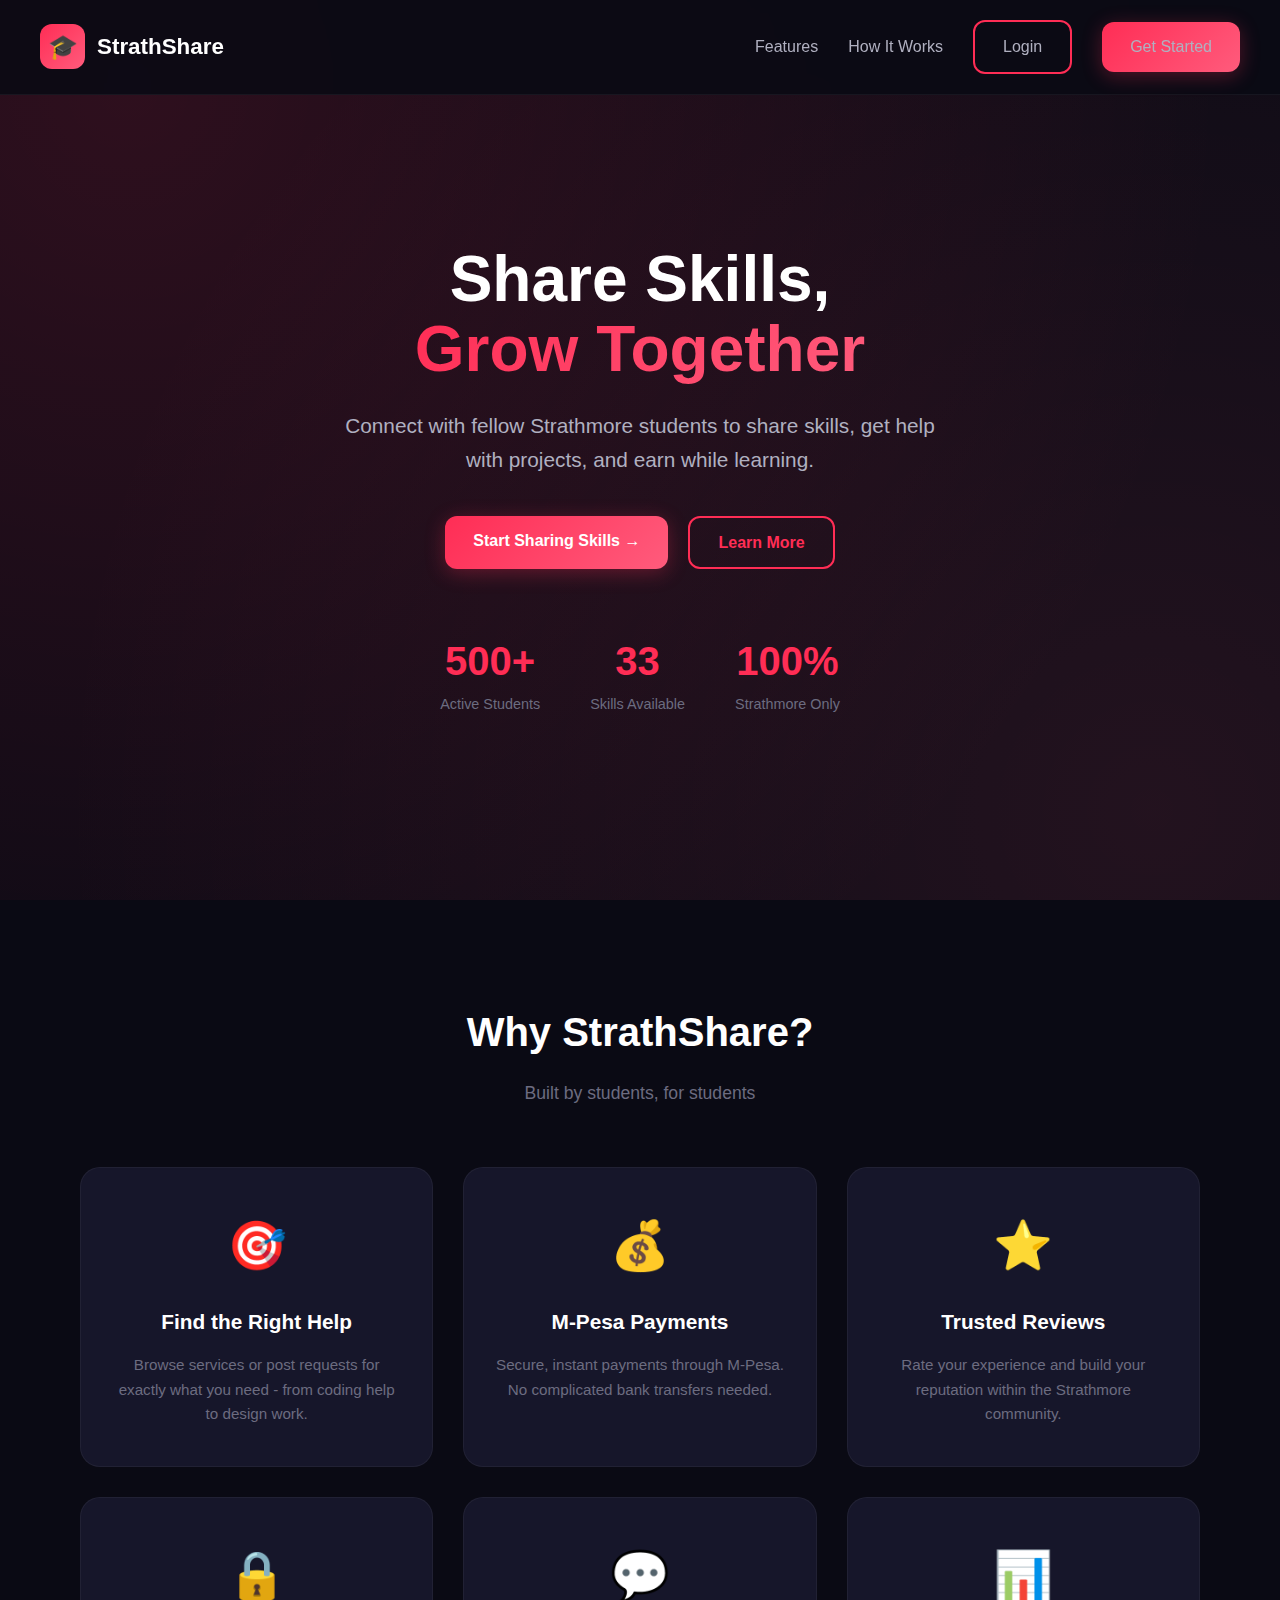
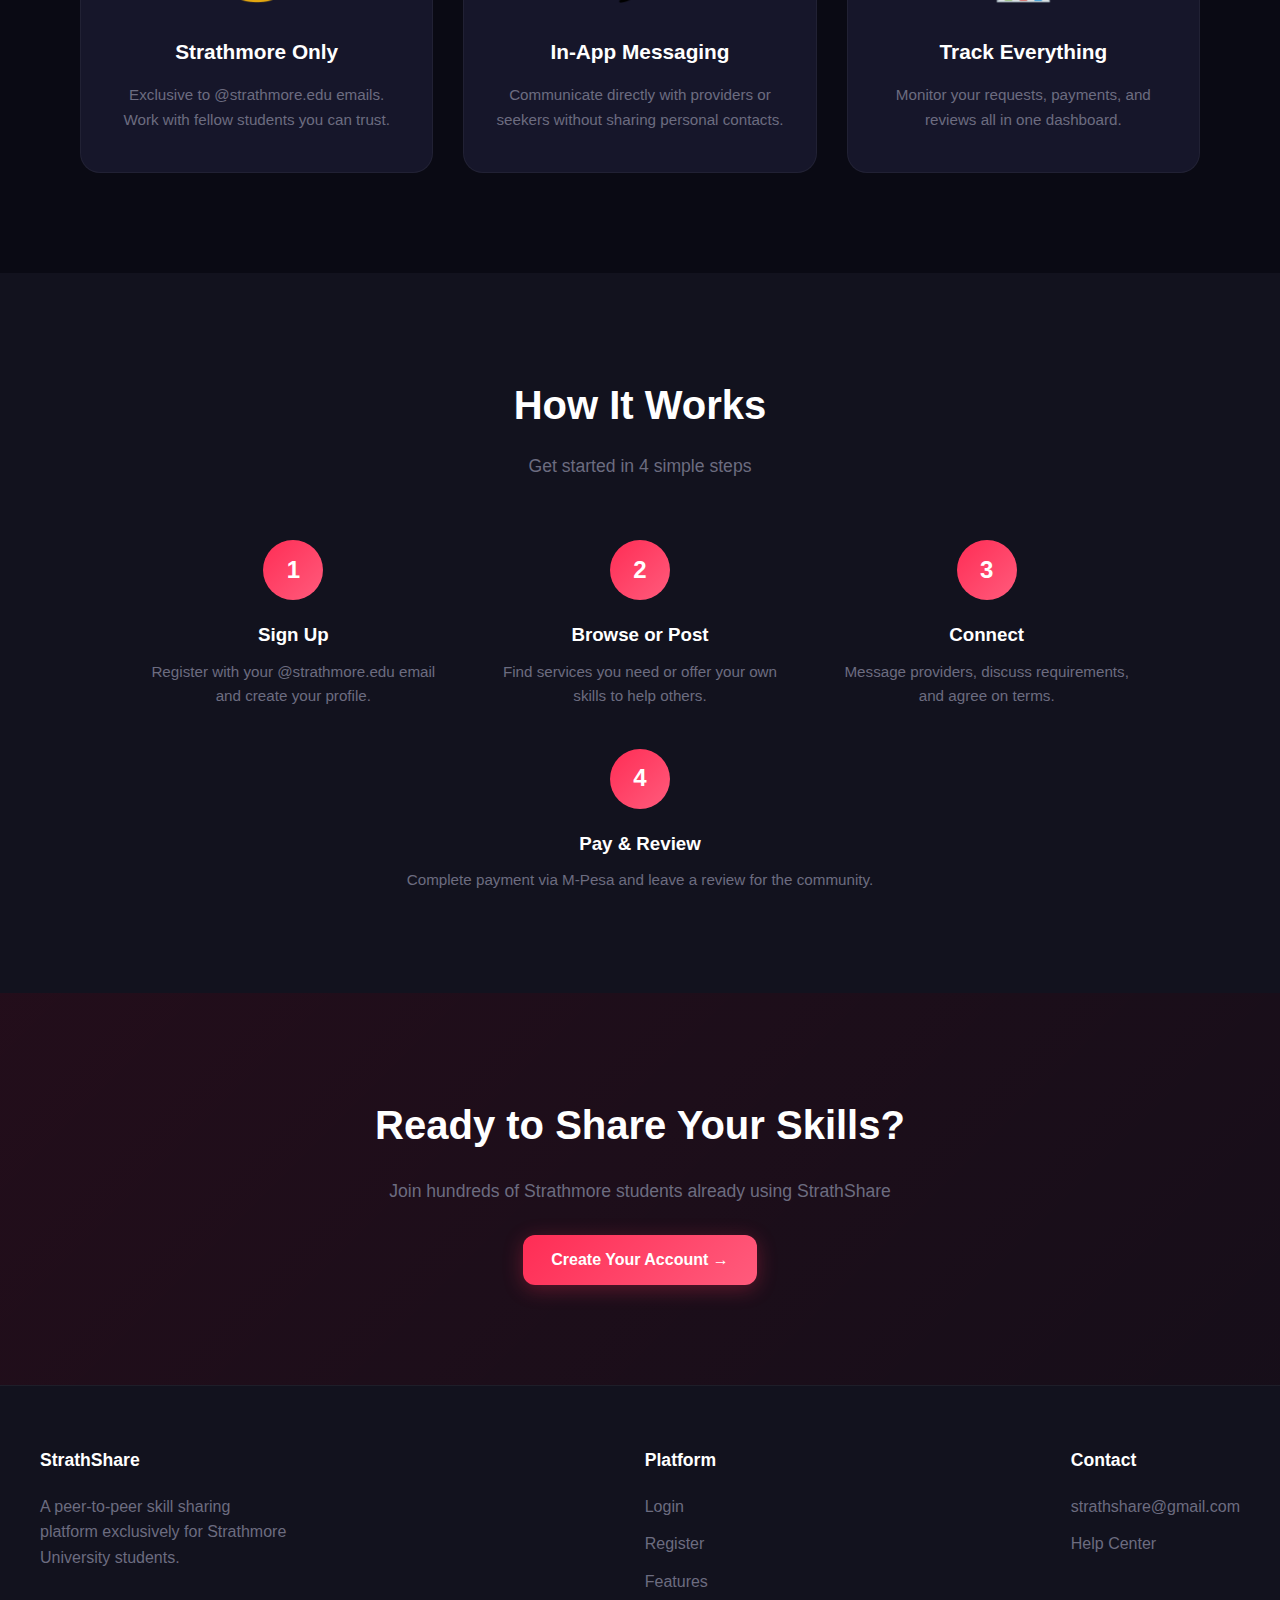
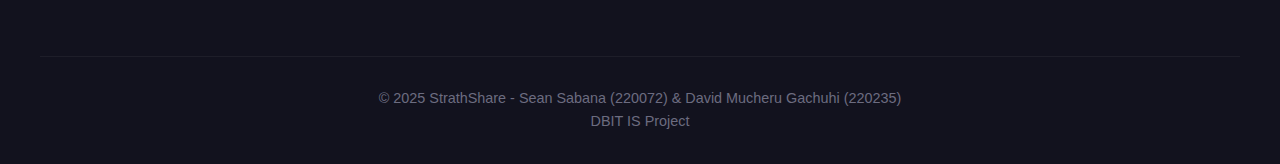
<file: index.html>
<!DOCTYPE html>
<!-- =====================================================
     STRATHSHARE - Landing Page
     Sean Sabana (220072) & David Mucheru Gachuhi (220235)
     Strathmore University - December 2025
     =====================================================
     SEAN & DAVID — FINAL VERSION 2025 -->
<html lang="en">
<head>
    <meta charset="UTF-8">
    <meta name="viewport" content="width=device-width, initial-scale=1.0">
    <meta name="description" content="StrathShare - Peer-to-Peer Skill Sharing Platform for Strathmore University Students">
    <meta name="keywords" content="Strathmore, skill sharing, peer to peer, tutoring, freelance, students">
    <meta name="author" content="Sean Sabana & David Mucheru Gachuhi">
    <title>StrathShare - Share Skills, Grow Together</title>
    <style>
        /* ============================================
           LANDING PAGE STYLES
           ============================================ */
        :root {
            --bg-primary: #0a0a14;
            --bg-secondary: #12121e;
            --bg-card: #16162a;
            --pink: #ff2d55;
            --pink-soft: #ff5b7c;
            --pink-gradient: linear-gradient(135deg, #ff2d55, #ff5b7c);
            --text-primary: #ffffff;
            --text-secondary: #b0b0c0;
            --text-muted: #6c6c80;
        }

        * {
            box-sizing: border-box;
            margin: 0;
            padding: 0;
        }

        body {
            font-family: -apple-system, BlinkMacSystemFont, 'Segoe UI', Roboto, sans-serif;
            background: var(--bg-primary);
            color: var(--text-primary);
            line-height: 1.6;
            overflow-x: hidden;
        }

        /* Navigation */
        nav {
            position: fixed;
            top: 0;
            left: 0;
            right: 0;
            z-index: 100;
            padding: 20px 40px;
            display: flex;
            justify-content: space-between;
            align-items: center;
            background: rgba(10, 10, 20, 0.9);
            backdrop-filter: blur(10px);
            border-bottom: 1px solid rgba(255,255,255,0.05);
        }

        .logo {
            display: flex;
            align-items: center;
            gap: 12px;
            font-size: 1.4rem;
            font-weight: 700;
        }

        .logo-icon {
            width: 45px;
            height: 45px;
            background: var(--pink-gradient);
            border-radius: 12px;
            display: flex;
            align-items: center;
            justify-content: center;
            font-size: 1.5rem;
        }

        .nav-links {
            display: flex;
            gap: 30px;
            align-items: center;
        }

        .nav-links a {
            color: var(--text-secondary);
            text-decoration: none;
            font-weight: 500;
            transition: color 0.3s;
        }

        .nav-links a:hover {
            color: var(--pink);
        }

        .btn {
            padding: 12px 28px;
            border-radius: 12px;
            font-weight: 600;
            text-decoration: none;
            transition: all 0.3s ease;
            display: inline-block;
        }

        .btn-primary {
            background: var(--pink-gradient);
            color: white;
            box-shadow: 0 4px 20px rgba(255, 45, 85, 0.3);
        }

        .btn-primary:hover {
            transform: translateY(-3px);
            box-shadow: 0 8px 30px rgba(255, 45, 85, 0.4);
        }

        .btn-outline {
            border: 2px solid var(--pink);
            color: var(--pink);
            background: transparent;
        }

        .btn-outline:hover {
            background: var(--pink);
            color: white;
        }

        /* Hero Section */
        .hero {
            min-height: 100vh;
            display: flex;
            align-items: center;
            justify-content: center;
            text-align: center;
            padding: 120px 20px 60px;
            position: relative;
            overflow: hidden;
        }

        .hero::before {
            content: '';
            position: absolute;
            top: -50%;
            left: -50%;
            width: 200%;
            height: 200%;
            background: 
                radial-gradient(circle at 30% 30%, rgba(255, 45, 85, 0.15) 0%, transparent 50%),
                radial-gradient(circle at 70% 70%, rgba(255, 91, 124, 0.1) 0%, transparent 50%);
            animation: rotate 30s linear infinite;
        }

        @keyframes rotate {
            from { transform: rotate(0deg); }
            to { transform: rotate(360deg); }
        }

        .hero-content {
            position: relative;
            z-index: 1;
            max-width: 900px;
        }

        .hero h1 {
            font-size: 4rem;
            font-weight: 800;
            line-height: 1.1;
            margin-bottom: 25px;
        }

        .hero h1 span {
            background: var(--pink-gradient);
            -webkit-background-clip: text;
            -webkit-text-fill-color: transparent;
            background-clip: text;
        }

        .hero p {
            font-size: 1.3rem;
            color: var(--text-secondary);
            margin-bottom: 40px;
            max-width: 600px;
            margin-left: auto;
            margin-right: auto;
        }

        .hero-buttons {
            display: flex;
            gap: 20px;
            justify-content: center;
            flex-wrap: wrap;
        }

        .hero-stats {
            display: flex;
            gap: 50px;
            justify-content: center;
            margin-top: 60px;
            flex-wrap: wrap;
        }

        .stat {
            text-align: center;
        }

        .stat-value {
            font-size: 2.5rem;
            font-weight: 700;
            color: var(--pink);
        }

        .stat-label {
            color: var(--text-muted);
            font-size: 0.9rem;
        }

        /* Features Section */
        .features {
            padding: 100px 40px;
            max-width: 1200px;
            margin: 0 auto;
        }

        .section-title {
            text-align: center;
            margin-bottom: 60px;
        }

        .section-title h2 {
            font-size: 2.5rem;
            margin-bottom: 15px;
        }

        .section-title p {
            color: var(--text-muted);
            font-size: 1.1rem;
        }

        .features-grid {
            display: grid;
            grid-template-columns: repeat(auto-fit, minmax(300px, 1fr));
            gap: 30px;
        }

        .feature-card {
            background: var(--bg-card);
            border-radius: 20px;
            padding: 40px 30px;
            text-align: center;
            border: 1px solid rgba(255,255,255,0.05);
            transition: all 0.3s ease;
        }

        .feature-card:hover {
            transform: translateY(-10px);
            border-color: var(--pink);
            box-shadow: 0 20px 40px rgba(0,0,0,0.3);
        }

        .feature-icon {
            font-size: 3rem;
            margin-bottom: 20px;
        }

        .feature-card h3 {
            font-size: 1.3rem;
            margin-bottom: 15px;
        }

        .feature-card p {
            color: var(--text-muted);
            font-size: 0.95rem;
        }

        /* How It Works */
        .how-it-works {
            padding: 100px 40px;
            background: var(--bg-secondary);
        }

        .steps {
            max-width: 1000px;
            margin: 0 auto;
            display: flex;
            justify-content: space-between;
            flex-wrap: wrap;
            gap: 40px;
        }

        .step {
            flex: 1;
            min-width: 250px;
            text-align: center;
            position: relative;
        }

        .step-number {
            width: 60px;
            height: 60px;
            background: var(--pink-gradient);
            border-radius: 50%;
            display: flex;
            align-items: center;
            justify-content: center;
            font-size: 1.5rem;
            font-weight: 700;
            margin: 0 auto 20px;
        }

        .step h3 {
            margin-bottom: 10px;
        }

        .step p {
            color: var(--text-muted);
            font-size: 0.95rem;
        }

        /* CTA Section */
        .cta {
            padding: 100px 40px;
            text-align: center;
            background: linear-gradient(135deg, rgba(255,45,85,0.1), rgba(255,91,124,0.05));
        }

        .cta h2 {
            font-size: 2.5rem;
            margin-bottom: 20px;
        }

        .cta p {
            color: var(--text-muted);
            font-size: 1.1rem;
            margin-bottom: 30px;
        }

        /* Footer */
        footer {
            padding: 60px 40px 30px;
            background: var(--bg-secondary);
            border-top: 1px solid rgba(255,255,255,0.05);
        }

        .footer-content {
            max-width: 1200px;
            margin: 0 auto;
            display: flex;
            justify-content: space-between;
            flex-wrap: wrap;
            gap: 40px;
        }

        .footer-section h4 {
            color: var(--text-primary);
            margin-bottom: 20px;
            font-size: 1.1rem;
        }

        .footer-section a {
            display: block;
            color: var(--text-muted);
            text-decoration: none;
            margin-bottom: 12px;
            transition: color 0.3s;
        }

        .footer-section a:hover {
            color: var(--pink);
        }

        .footer-bottom {
            text-align: center;
            margin-top: 50px;
            padding-top: 30px;
            border-top: 1px solid rgba(255,255,255,0.05);
            color: var(--text-muted);
            font-size: 0.9rem;
        }

        /* Responsive */
        @media (max-width: 768px) {
            nav {
                padding: 15px 20px;
            }
            
            .nav-links {
                display: none;
            }
            
            .hero h1 {
                font-size: 2.5rem;
            }
            
            .hero p {
                font-size: 1.1rem;
            }
            
            .hero-stats {
                gap: 30px;
            }
            
            .stat-value {
                font-size: 2rem;
            }
            
            .features, .how-it-works, .cta {
                padding: 60px 20px;
            }
        }
    </style>
</head>
<body>
    <nav>
        <div class="logo">
            <div class="logo-icon">🎓</div>
            <span>StrathShare</span>
        </div>
        <div class="nav-links">
            <a href="#features">Features</a>
            <a href="#how-it-works">How It Works</a>
            <a href="auth-portal.html" class="btn btn-outline">Login</a>
            <a href="auth-portal.html" class="btn btn-primary">Get Started</a>
        </div>
    </nav>

    <section class="hero">
        <div class="hero-content">
            <h1>Share Skills,<br><span>Grow Together</span></h1>
            <p>Connect with fellow Strathmore students to share skills, get help with projects, and earn while learning.</p>
            <div class="hero-buttons">
                <a href="auth-portal.html" class="btn btn-primary">Start Sharing Skills →</a>
                <a href="#how-it-works" class="btn btn-outline">Learn More</a>
            </div>
            <div class="hero-stats">
                <div class="stat">
                    <div class="stat-value">500+</div>
                    <div class="stat-label">Active Students</div>
                </div>
                <div class="stat">
                    <div class="stat-value">33</div>
                    <div class="stat-label">Skills Available</div>
                </div>
                <div class="stat">
                    <div class="stat-value">100%</div>
                    <div class="stat-label">Strathmore Only</div>
                </div>
            </div>
        </div>
    </section>

    <section class="features" id="features">
        <div class="section-title">
            <h2>Why StrathShare?</h2>
            <p>Built by students, for students</p>
        </div>
        <div class="features-grid">
            <div class="feature-card">
                <div class="feature-icon">🎯</div>
                <h3>Find the Right Help</h3>
                <p>Browse services or post requests for exactly what you need - from coding help to design work.</p>
            </div>
            <div class="feature-card">
                <div class="feature-icon">💰</div>
                <h3>M-Pesa Payments</h3>
                <p>Secure, instant payments through M-Pesa. No complicated bank transfers needed.</p>
            </div>
            <div class="feature-card">
                <div class="feature-icon">⭐</div>
                <h3>Trusted Reviews</h3>
                <p>Rate your experience and build your reputation within the Strathmore community.</p>
            </div>
            <div class="feature-card">
                <div class="feature-icon">🔒</div>
                <h3>Strathmore Only</h3>
                <p>Exclusive to @strathmore.edu emails. Work with fellow students you can trust.</p>
            </div>
            <div class="feature-card">
                <div class="feature-icon">💬</div>
                <h3>In-App Messaging</h3>
                <p>Communicate directly with providers or seekers without sharing personal contacts.</p>
            </div>
            <div class="feature-card">
                <div class="feature-icon">📊</div>
                <h3>Track Everything</h3>
                <p>Monitor your requests, payments, and reviews all in one dashboard.</p>
            </div>
        </div>
    </section>

    <section class="how-it-works" id="how-it-works">
        <div class="section-title">
            <h2>How It Works</h2>
            <p>Get started in 4 simple steps</p>
        </div>
        <div class="steps">
            <div class="step">
                <div class="step-number">1</div>
                <h3>Sign Up</h3>
                <p>Register with your @strathmore.edu email and create your profile.</p>
            </div>
            <div class="step">
                <div class="step-number">2</div>
                <h3>Browse or Post</h3>
                <p>Find services you need or offer your own skills to help others.</p>
            </div>
            <div class="step">
                <div class="step-number">3</div>
                <h3>Connect</h3>
                <p>Message providers, discuss requirements, and agree on terms.</p>
            </div>
            <div class="step">
                <div class="step-number">4</div>
                <h3>Pay & Review</h3>
                <p>Complete payment via M-Pesa and leave a review for the community.</p>
            </div>
        </div>
    </section>

    <section class="cta">
        <h2>Ready to Share Your Skills?</h2>
        <p>Join hundreds of Strathmore students already using StrathShare</p>
        <a href="auth-portal.html" class="btn btn-primary">Create Your Account →</a>
    </section>

    <footer>
        <div class="footer-content">
            <div class="footer-section">
                <h4>StrathShare</h4>
                <p style="color: var(--text-muted); max-width: 250px;">
                    A peer-to-peer skill sharing platform exclusively for Strathmore University students.
                </p>
            </div>
            <div class="footer-section">
                <h4>Platform</h4>
                <a href="auth-portal.html">Login</a>
                <a href="auth-portal.html">Register</a>
                <a href="#features">Features</a>
            </div>
            
            <div class="footer-section">
                <h4>Contact</h4>
                <a href="mailto:strathshare@gmail.com">strathshare@gmail.com</a>
                <a href="#">Help Center</a>
            </div>
        </div>
        <div class="footer-bottom">
            <p>© 2025 StrathShare - Sean Sabana (220072) & David Mucheru Gachuhi (220235)</p>
            <p>DBIT IS Project</p>
        </div>
    </footer>

    <script>
        // Check if user is already logged in
        document.addEventListener('DOMContentLoaded', () => {
            const user = localStorage.getItem('currentUser');
            if (user) {
                const userData = JSON.parse(user);
                // Redirect logged-in users to their dashboard
                const navLinks = document.querySelector('.nav-links');
                navLinks.innerHTML = `
                    <a href="student-dashboard.html">Dashboard</a>
                    <a href="#" onclick="logout()" class="btn btn-outline">Logout</a>
                `;
            }
        });

        function logout() {
            localStorage.removeItem('currentUser');
            window.location.reload();
        }

        // Smooth scroll for anchor links
        document.querySelectorAll('a[href^="#"]').forEach(anchor => {
            anchor.addEventListener('click', function(e) {
                e.preventDefault();
                const target = document.querySelector(this.getAttribute('href'));
                if (target) {
                    target.scrollIntoView({ behavior: 'smooth' });
                }
            });
        });
    </script>
</body>
</html>
</file>
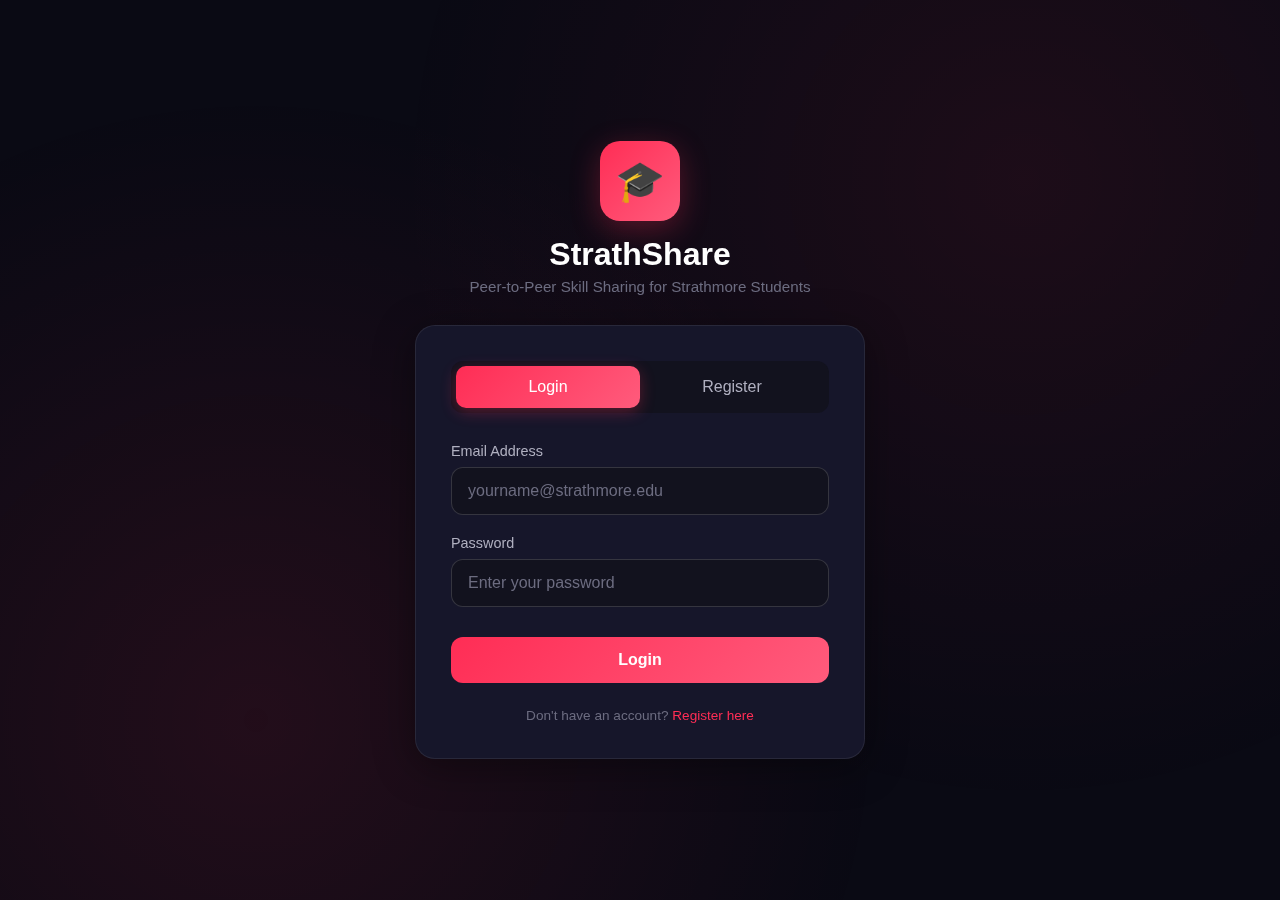
<file: admin-dashboard.html>
<!DOCTYPE html>
<html lang="en">
<head>
    <meta charset="UTF-8">
    <meta name="viewport" content="width=device-width, initial-scale=1.0">
    <title>StrathShare - Admin Dashboard</title>
    <link rel="stylesheet" href="styles.css">
    <style>
        /* Admin-specific styles */
        .admin-header {
            background: linear-gradient(135deg, #1a1a2e 0%, #16162a 100%);
            padding: 20px 30px;
            border-bottom: 1px solid rgba(255,255,255,0.1);
            display: flex;
            justify-content: space-between;
            align-items: center;
        }
        
        .admin-header h1 {
            display: flex;
            align-items: center;
            gap: 15px;
            font-size: 1.5rem;
        }
        
        .admin-header .badge-admin {
            background: var(--pink-gradient);
            color: white;
            padding: 4px 12px;
            border-radius: 20px;
            font-size: 0.75rem;
            font-weight: 600;
        }
        
        .admin-container {
            padding: 30px;
            max-width: 1400px;
            margin: 0 auto;
        }
        
        .stats-grid {
            display: grid;
            grid-template-columns: repeat(auto-fit, minmax(200px, 1fr));
            gap: 20px;
            margin-bottom: 30px;
        }
        
        .stat-card {
            background: var(--bg-card);
            border-radius: 16px;
            padding: 24px;
            border: 1px solid var(--border-subtle);
            text-align: center;
            transition: transform 0.3s ease;
        }
        
        .stat-card:hover {
            transform: translateY(-4px);
        }
        
        .stat-card .icon {
            font-size: 2.5rem;
            margin-bottom: 10px;
        }
        
        .stat-card .value {
            font-size: 2.2rem;
            font-weight: 700;
            color: var(--pink);
            margin-bottom: 5px;
        }
        
        .stat-card .label {
            color: var(--text-muted);
            font-size: 0.9rem;
        }
        
        .admin-section {
            background: var(--bg-card);
            border-radius: 16px;
            padding: 24px;
            margin-bottom: 24px;
            border: 1px solid var(--border-subtle);
        }
        
        .admin-section h2 {
            display: flex;
            align-items: center;
            gap: 10px;
            margin-bottom: 20px;
            padding-bottom: 15px;
            border-bottom: 1px solid var(--border-subtle);
        }
        
        .admin-table {
            width: 100%;
            border-collapse: collapse;
        }
        
        .admin-table th {
            text-align: left;
            padding: 12px 15px;
            background: var(--bg-tertiary);
            color: var(--text-muted);
            font-weight: 600;
            font-size: 0.85rem;
            text-transform: uppercase;
        }
        
        .admin-table th:first-child {
            border-radius: 8px 0 0 8px;
        }
        
        .admin-table th:last-child {
            border-radius: 0 8px 8px 0;
        }
        
        .admin-table td {
            padding: 15px;
            border-bottom: 1px solid var(--border-subtle);
        }
        
        .admin-table tr:hover {
            background: rgba(255,255,255,0.02);
        }
        
        .user-cell {
            display: flex;
            align-items: center;
            gap: 12px;
        }
        
        .user-cell .avatar {
            width: 40px;
            height: 40px;
            border-radius: 50%;
            background: var(--pink-gradient);
            display: flex;
            align-items: center;
            justify-content: center;
            font-weight: 600;
        }
        
        .action-btn {
            padding: 6px 12px;
            border-radius: 6px;
            border: none;
            cursor: pointer;
            font-size: 0.8rem;
            font-weight: 500;
            transition: all 0.2s ease;
            margin-right: 5px;
        }
        
        .action-btn.suspend {
            background: rgba(255, 193, 7, 0.1);
            color: #ffc107;
            border: 1px solid rgba(255, 193, 7, 0.3);
        }
        
        .action-btn.activate {
            background: rgba(40, 167, 69, 0.1);
            color: #28a745;
            border: 1px solid rgba(40, 167, 69, 0.3);
        }
        
        .action-btn.delete {
            background: rgba(220, 53, 69, 0.1);
            color: #dc3545;
            border: 1px solid rgba(220, 53, 69, 0.3);
        }
        
        .action-btn.reset {
            background: rgba(23, 162, 184, 0.1);
            color: #17a2b8;
            border: 1px solid rgba(23, 162, 184, 0.3);
        }
        
        .action-btn:hover {
            transform: translateY(-1px);
        }
        
        .search-box {
            display: flex;
            gap: 10px;
            margin-bottom: 20px;
        }
        
        .search-box input {
            flex: 1;
            padding: 12px 16px;
            background: var(--bg-tertiary);
            border: 1px solid var(--border-light);
            border-radius: 10px;
            color: var(--text-primary);
            font-size: 0.95rem;
        }
        
        .search-box input:focus {
            outline: none;
            border-color: var(--pink);
        }
        
        .top-list {
            list-style: none;
        }
        
        .top-list li {
            display: flex;
            justify-content: space-between;
            align-items: center;
            padding: 12px 0;
            border-bottom: 1px solid var(--border-subtle);
        }
        
        .top-list li:last-child {
            border-bottom: none;
        }
        
        .charts-grid {
            display: grid;
            grid-template-columns: repeat(auto-fit, minmax(350px, 1fr));
            gap: 20px;
        }
        
        .refresh-btn {
            background: var(--bg-tertiary);
            border: 1px solid var(--border-light);
            color: var(--text-secondary);
            padding: 8px 16px;
            border-radius: 8px;
            cursor: pointer;
            display: flex;
            align-items: center;
            gap: 8px;
            transition: all 0.2s ease;
        }
        
        .refresh-btn:hover {
            background: var(--pink);
            border-color: var(--pink);
            color: white;
        }
        
        .loading-overlay {
            position: fixed;
            top: 0;
            left: 0;
            right: 0;
            bottom: 0;
            background: rgba(10, 10, 20, 0.9);
            display: flex;
            align-items: center;
            justify-content: center;
            z-index: 1000;
        }
        
        .loading-spinner {
            width: 50px;
            height: 50px;
            border: 4px solid var(--border-light);
            border-top-color: var(--pink);
            border-radius: 50%;
            animation: spin 1s linear infinite;
        }
        
        @keyframes spin {
            to { transform: rotate(360deg); }
        }
    </style>
</head>
<body>
    <div id="loadingOverlay" class="loading-overlay">
        <div class="loading-spinner"></div>
    </div>

    <header class="admin-header">
        <h1>
            <span>🎓</span>
            StrathShare Admin
            <span class="badge-admin">ADMIN</span>
        </h1>
        <div style="display: flex; align-items: center; gap: 15px;">
            <span id="adminName">Loading...</span>
            <button onclick="logout()" class="refresh-btn">🚪 Logout</button>
        </div>
    </header>

    <main class="admin-container">
        

        <!-- User Management -->
        <div class="admin-section">
            <h2>
                👥 User Management
                <button onclick="loadUsers()" class="refresh-btn" style="margin-left: auto;">🔄 Refresh</button>
            </h2>
            
            <div class="search-box">
                <input type="text" id="userSearch" placeholder="Search by name or email..." onkeyup="filterUsers()">
            </div>
            
            <div style="overflow-x: auto;">
                <table class="admin-table" id="usersTable">
                    <thead>
                        <tr>
                            <th>User</th>
                            <th>Email</th>
                            <th>Phone</th>
                            <th>Status</th>
                            <th>Rating</th>
                            <th>Joined</th>
                            <th>Actions</th>
                        </tr>
                    </thead>
                    <tbody id="usersTableBody">
                        <tr><td colspan="7" style="text-align:center;">Loading users...</td></tr>
                    </tbody>
                </table>
            </div>
        </div>

    </main>

    <script>
      
        // ADMIN DASHBOARD JAVASCRIPT
      
        
        const API_BASE = 'api/';
        let currentUser = null;
        let allUsers = [];

        // Check auth on load
        document.addEventListener('DOMContentLoaded', () => {
            checkAdminAuth();
        });

        function checkAdminAuth() {
            const user = localStorage.getItem('currentUser');
            
            if (!user) {
                window.location.href = 'auth-portal.html';
                return;
            }
            
            currentUser = JSON.parse(user);
            
            if (!currentUser.is_admin) {
                alert('Access denied. Admin privileges required.');
                window.location.href = 'student-dashboard.html';
                return;
            }
            
            document.getElementById('adminName').textContent = `${currentUser.first_name} ${currentUser.last_name}`;
            
            // Load dashboard data
            loadDashboardStats();
            loadUsers();
            
            // Hide loading overlay
            setTimeout(() => {
                document.getElementById('loadingOverlay').style.display = 'none';
            }, 500);
        }

        function logout() {
            if (confirm('Are you sure you want to logout?')) {
                localStorage.removeItem('currentUser');
                window.location.href = 'auth-portal.html';
            }
        }

        async function loadDashboardStats() {
            try {
                const response = await fetch(`${API_BASE}admin_get_stats.php`);
                const data = await response.json();
                
                if (data.success) {
                    const stats = data.stats;
                    
                    // Update stat cards
                    document.getElementById('totalUsers').textContent = stats.users.total_users;
                    document.getElementById('totalServices').textContent = stats.services.active_services;
                    document.getElementById('totalRequests').textContent = stats.requests.total_requests;
                    document.getElementById('completedJobs').textContent = stats.requests.completed_requests;
                    document.getElementById('totalRevenue').textContent = formatMoney(stats.transactions.total_revenue);
                    document.getElementById('newToday').textContent = stats.users.new_today;
                    
                    // Top Skills
                    const topSkillsHtml = stats.top_skills.map(skill => `
                        <li>
                            <span>${escapeHtml(skill.skill_name)}</span>
                            <span class="badge" style="background:var(--pink);color:white;padding:4px 10px;border-radius:10px;">${skill.service_count} services</span>
                        </li>
                    `).join('') || '<li>No data yet</li>';
                    document.getElementById('topSkills').innerHTML = topSkillsHtml;
                    
                    // Top Providers
                    const topProvidersHtml = stats.top_providers.map(provider => `
                        <li>
                            <span>${escapeHtml(provider.first_name)} ${escapeHtml(provider.last_name)}</span>
                            <span style="color:var(--text-muted);">${provider.completed_jobs} jobs • KES ${formatMoney(provider.total_earned)}</span>
                        </li>
                    `).join('') || '<li>No data yet</li>';
                    document.getElementById('topProviders').innerHTML = topProvidersHtml;
                    
                    // Recent Activity
                    const recentHtml = stats.recent_activity.map(user => `
                        <li>
                            <span>${escapeHtml(user.first_name)} ${escapeHtml(user.last_name)}</span>
                            <span style="color:var(--text-muted);">${formatDate(user.date_registered)}</span>
                        </li>
                    `).join('') || '<li>No recent activity</li>';
                    document.getElementById('recentActivity').innerHTML = recentHtml;
                }
            } catch (error) {
                console.error('Error loading stats:', error);
            }
        }

        async function loadUsers() {
            try {
                const response = await fetch(`${API_BASE}admin_get_users.php`);
                const data = await response.json();
                
                if (data.success) {
                    allUsers = data.users;
                    renderUsersTable(allUsers);
                }
            } catch (error) {
                console.error('Error loading users:', error);
                document.getElementById('usersTableBody').innerHTML = 
                    '<tr><td colspan="7" style="text-align:center;color:#ff6b6b;">Error loading users</td></tr>';
            }
        }

        function renderUsersTable(users) {
            const tbody = document.getElementById('usersTableBody');
            
            if (users.length === 0) {
                tbody.innerHTML = '<tr><td colspan="7" style="text-align:center;">No users found</td></tr>';
                return;
            }
            
            tbody.innerHTML = users.map(user => `
                <tr>
                    <td>
                        <div class="user-cell">
                            <div class="avatar">${user.first_name[0]}${user.last_name[0]}</div>
                            <div>
                                <div style="font-weight:500;">${escapeHtml(user.first_name)} ${escapeHtml(user.last_name)}</div>
                                ${user.is_admin ? '<span style="color:var(--pink);font-size:0.75rem;">Admin</span>' : ''}
                            </div>
                        </div>
                    </td>
                    <td>${escapeHtml(user.user_email)}</td>
                    <td>${user.phone_number || '-'}</td>
                    <td>
                        <span class="status-badge ${user.account_status}">${user.account_status}</span>
                    </td>
                    <td>
                        ${'★'.repeat(Math.round(user.average_rating))}${'☆'.repeat(5-Math.round(user.average_rating))}
                        <span style="color:var(--text-muted);">(${user.total_reviews})</span>
                    </td>
                    <td>${formatDate(user.date_registered)}</td>
                    <td>
                        ${!user.is_admin ? `
                            ${user.account_status === 'active' ? 
                                `<button class="action-btn suspend" onclick="toggleUserStatus(${user.user_id}, 'suspend')">Suspend</button>` :
                                `<button class="action-btn activate" onclick="toggleUserStatus(${user.user_id}, 'activate')">Activate</button>`
                            }
                            <button class="action-btn reset" onclick="resetPassword(${user.user_id}, '${escapeHtml(user.first_name)}')">Reset PW</button>
                            <button class="action-btn delete" onclick="deleteUser(${user.user_id}, '${escapeHtml(user.first_name)} ${escapeHtml(user.last_name)}')">Delete</button>
                        ` : '<span style="color:var(--text-muted);">Protected</span>'}
                    </td>
                </tr>
            `).join('');
        }

        function filterUsers() {
            const search = document.getElementById('userSearch').value.toLowerCase();
            const filtered = allUsers.filter(user => 
                user.first_name.toLowerCase().includes(search) ||
                user.last_name.toLowerCase().includes(search) ||
                user.user_email.toLowerCase().includes(search)
            );
            renderUsersTable(filtered);
        }

        async function toggleUserStatus(userId, action) {
            if (!confirm(`Are you sure you want to ${action} this user?`)) return;
            
            try {
                const response = await fetch(`${API_BASE}admin_toggle_user_status.php`, {
                    method: 'POST',
                    headers: { 'Content-Type': 'application/json' },
                    body: JSON.stringify({ user_id: userId, action: action })
                });
                
                const data = await response.json();
                
                if (data.success) {
                    alert(`User ${action}d successfully`);
                    loadUsers();
                    loadDashboardStats();
                } else {
                    alert('Error: ' + data.message);
                }
            } catch (error) {
                console.error('Error:', error);
                alert('Failed to update user status');
            }
        }

        async function resetPassword(userId, firstName) {
            const newPassword = prompt(`Enter new password for ${firstName}:`);
            if (!newPassword) return;
            
            if (newPassword.length < 6) {
                alert('Password must be at least 6 characters');
                return;
            }
            
            try {
                const response = await fetch(`${API_BASE}admin_reset_user_password.php`, {
                    method: 'POST',
                    headers: { 'Content-Type': 'application/json' },
                    body: JSON.stringify({ user_id: userId, new_password: newPassword })
                });
                
                const data = await response.json();
                
                if (data.success) {
                    alert(`Password reset successfully for ${firstName}`);
                } else {
                    alert('Error: ' + data.message);
                }
            } catch (error) {
                console.error('Error:', error);
                alert('Failed to reset password');
            }
        }

        async function deleteUser(userId, fullName) {
            if (!confirm(`Are you sure you want to permanently delete ${fullName}? This cannot be undone!`)) return;
            
            try {
                const response = await fetch(`${API_BASE}admin_delete_user.php`, {
                    method: 'POST',
                    headers: { 'Content-Type': 'application/json' },
                    body: JSON.stringify({ user_id: userId })
                });
                
                const data = await response.json();
                
                if (data.success) {
                    alert(`${fullName} has been deleted`);
                    loadUsers();
                    loadDashboardStats();
                } else {
                    alert('Error: ' + data.message);
                }
            } catch (error) {
                console.error('Error:', error);
                alert('Failed to delete user');
            }
        }

        // Helper functions
        function escapeHtml(text) {
            if (!text) return '';
            const div = document.createElement('div');
            div.textContent = text;
            return div.innerHTML;
        }

        function formatMoney(amount) {
            return Number(amount || 0).toLocaleString();
        }

        function formatDate(dateString) {
            if (!dateString) return '-';
            return new Date(dateString).toLocaleDateString('en-GB', {
                day: 'numeric',
                month: 'short',
                year: 'numeric'
            });
        }
    </script>
</body>
</html>
</file>
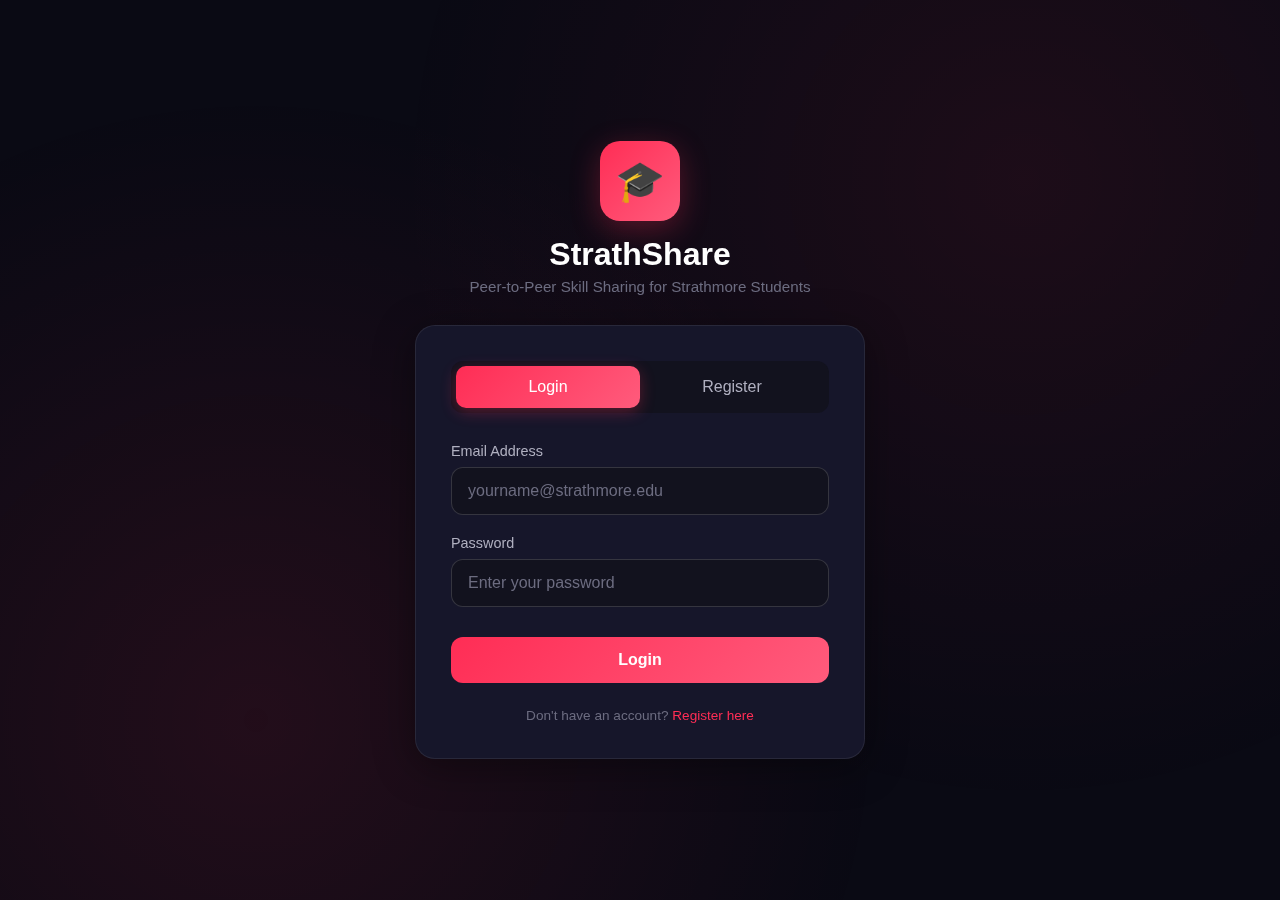
<file: auth-portal.html>
<!DOCTYPE html>
<html lang="en">
<head>
    <meta charset="UTF-8">
    <meta name="viewport" content="width=device-width, initial-scale=1.0">
    <meta name="description" content="StrathShare - Login or Register to access the peer-to-peer skill sharing platform">
    <title>StrathShare - Login</title>
    <style>
        /* AUTH PORTAL STYLES */
        :root {
            --bg-primary: #0a0a14;
            --bg-secondary: #12121e;
            --bg-card: #16162a;
            --pink: #ff2d55;
            --pink-soft: #ff5b7c;
            --pink-gradient: linear-gradient(135deg, #ff2d55, #ff5b7c);
            --text-primary: #ffffff;
            --text-secondary: #b0b0c0;
            --text-muted: #6c6c80;
            --border-subtle: rgba(255, 255, 255, 0.08);
            --border-light: rgba(255, 255, 255, 0.15);
            --success: #28a745;
            --error: #dc3545;
        }

        * {
            box-sizing: border-box;
            margin: 0;
            padding: 0;
        }

        body {
            font-family: -apple-system, BlinkMacSystemFont, 'Segoe UI', Roboto, sans-serif;
            background: var(--bg-primary);
            color: var(--text-primary);
            min-height: 100vh;
            display: flex;
            align-items: center;
            justify-content: center;
            padding: 20px;
        }

        body::before {
            content: '';
            position: fixed;
            top: 0;
            left: 0;
            right: 0;
            bottom: 0;
            background: 
                radial-gradient(circle at 20% 80%, rgba(255, 45, 85, 0.1) 0%, transparent 50%),
                radial-gradient(circle at 80% 20%, rgba(255, 45, 85, 0.08) 0%, transparent 50%);
            pointer-events: none;
            z-index: -1;
        }

        .auth-container {
            width: 100%;
            max-width: 450px;
        }

        .logo {
            text-align: center;
            margin-bottom: 30px;
        }

        .logo-icon {
            width: 80px;
            height: 80px;
            background: var(--pink-gradient);
            border-radius: 20px;
            display: inline-flex;
            align-items: center;
            justify-content: center;
            font-size: 40px;
            margin-bottom: 15px;
            box-shadow: 0 8px 30px rgba(255, 45, 85, 0.3);
        }

        .logo h1 {
            font-size: 2rem;
            margin-bottom: 5px;
        }

        .logo p {
            color: var(--text-muted);
            font-size: 0.95rem;
        }

        .auth-card {
            background: var(--bg-card);
            border-radius: 20px;
            padding: 35px;
            border: 1px solid var(--border-subtle);
            box-shadow: 0 8px 40px rgba(0, 0, 0, 0.4);
        }

        .tabs {
            display: flex;
            margin-bottom: 30px;
            background: var(--bg-secondary);
            border-radius: 12px;
            padding: 5px;
        }

        .tab {
            flex: 1;
            padding: 12px;
            text-align: center;
            border-radius: 10px;
            cursor: pointer;
            transition: all 0.3s ease;
            font-weight: 500;
            color: var(--text-secondary);
        }

        .tab.active {
            background: var(--pink-gradient);
            color: white;
            box-shadow: 0 4px 15px rgba(255, 45, 85, 0.3);
        }

        .tab:not(.active):hover {
            color: var(--text-primary);
        }

        .form-container {
            display: none;
        }

        .form-container.active {
            display: block;
            animation: fadeIn 0.3s ease;
        }

        @keyframes fadeIn {
            from { opacity: 0; transform: translateY(10px); }
            to { opacity: 1; transform: translateY(0); }
        }

        .form-group {
            margin-bottom: 20px;
        }

        .form-group label {
            display: block;
            margin-bottom: 8px;
            font-weight: 500;
            color: var(--text-secondary);
            font-size: 0.9rem;
        }

        .form-group input {
            width: 100%;
            padding: 14px 16px;
            background: var(--bg-secondary);
            border: 1px solid var(--border-light);
            border-radius: 12px;
            color: var(--text-primary);
            font-size: 1rem;
            transition: all 0.3s ease;
        }

        .form-group input:focus {
            outline: none;
            border-color: var(--pink);
            box-shadow: 0 0 0 3px rgba(255, 45, 85, 0.15);
        }

        .form-group input::placeholder {
            color: var(--text-muted);
        }

        .form-group small {
            display: block;
            margin-top: 6px;
            color: var(--text-muted);
            font-size: 0.8rem;
        }

        .form-row {
            display: grid;
            grid-template-columns: 1fr 1fr;
            gap: 15px;
        }

        .btn-primary {
            width: 100%;
            padding: 14px;
            background: var(--pink-gradient);
            border: none;
            border-radius: 12px;
            color: white;
            font-size: 1rem;
            font-weight: 600;
            cursor: pointer;
            transition: all 0.3s ease;
            margin-top: 10px;
        }

        .btn-primary:hover {
            transform: translateY(-2px);
            box-shadow: 0 6px 25px rgba(255, 45, 85, 0.4);
        }

        .btn-primary:disabled {
            opacity: 0.6;
            cursor: not-allowed;
            transform: none;
        }

        .error-message {
            background: rgba(220, 53, 69, 0.1);
            border: 1px solid rgba(220, 53, 69, 0.3);
            color: #ff6b6b;
            padding: 12px;
            border-radius: 10px;
            margin-bottom: 20px;
            font-size: 0.9rem;
            display: none;
        }

        .success-message {
            background: rgba(40, 167, 69, 0.1);
            border: 1px solid rgba(40, 167, 69, 0.3);
            color: #51cf66;
            padding: 12px;
            border-radius: 10px;
            margin-bottom: 20px;
            font-size: 0.9rem;
            display: none;
        }

        .password-requirements {
            background: var(--bg-secondary);
            border-radius: 10px;
            padding: 12px;
            margin-top: 10px;
            font-size: 0.8rem;
        }

        .password-requirements p {
            margin-bottom: 8px;
            color: var(--text-secondary);
        }

        .requirement {
            display: flex;
            align-items: center;
            gap: 8px;
            margin-bottom: 4px;
            color: var(--text-muted);
        }

        .requirement.valid {
            color: var(--success);
        }

        .requirement .icon {
            font-size: 0.9rem;
        }

        .divider {
            text-align: center;
            margin: 25px 0;
            position: relative;
        }

        .divider::before {
            content: '';
            position: absolute;
            top: 50%;
            left: 0;
            right: 0;
            height: 1px;
            background: var(--border-subtle);
        }

        .divider span {
            background: var(--bg-card);
            padding: 0 15px;
            position: relative;
            color: var(--text-muted);
            font-size: 0.85rem;
        }

        .footer-text {
            text-align: center;
            margin-top: 25px;
            color: var(--text-muted);
            font-size: 0.85rem;
        }

        .footer-text a {
            color: var(--pink);
            text-decoration: none;
        }

        /* Loading spinner */
        .spinner {
            display: inline-block;
            width: 20px;
            height: 20px;
            border: 2px solid rgba(255,255,255,0.3);
            border-top-color: white;
            border-radius: 50%;
            animation: spin 0.8s linear infinite;
            margin-right: 8px;
            vertical-align: middle;
        }

        @keyframes spin {
            to { transform: rotate(360deg); }
        }

        /* Responsive */
        @media (max-width: 480px) {
            .auth-card {
                padding: 25px 20px;
            }
            
            .form-row {
                grid-template-columns: 1fr;
            }
            
            .logo h1 {
                font-size: 1.6rem;
            }
        }
    </style>
</head>
<body>
    <div class="auth-container">
        <div class="logo">
            <div class="logo-icon">🎓</div>
            <h1>StrathShare</h1>
            <p>Peer-to-Peer Skill Sharing for Strathmore Students</p>
        </div>

        <div class="auth-card">
            <div class="tabs">
                <div class="tab active" onclick="showForm('login')">Login</div>
                <div class="tab" onclick="showForm('register')">Register</div>
            </div>

            <!-- Login Form -->
            <div id="loginForm" class="form-container active">
                <div id="loginError" class="error-message"></div>
                <div id="loginSuccess" class="success-message"></div>
                
                <form onsubmit="handleLogin(event)">
                    <div class="form-group">
                        <label for="loginEmail">Email Address</label>
                        <input type="email" id="loginEmail" placeholder="yourname@strathmore.edu" required>
                    </div>
                    
                    <div class="form-group">
                        <label for="loginPassword">Password</label>
                        <input type="password" id="loginPassword" placeholder="Enter your password" required>
                    </div>
                    
                    <button type="submit" class="btn-primary" id="loginBtn">Login</button>
                </form>
                
                <div class="footer-text">
                    <p>Don't have an account? <a href="#" onclick="showForm('register')">Register here</a></p>
                </div>
            </div>

            <!-- Register Form -->
            <div id="registerForm" class="form-container">
                <div id="registerError" class="error-message"></div>
                <div id="registerSuccess" class="success-message"></div>
                
                <form onsubmit="handleRegister(event)">
                    <div class="form-row">
                        <div class="form-group">
                            <label for="firstName">First Name</label>
                            <input type="text" id="firstName" placeholder="Sean" required>
                        </div>
                        <div class="form-group">
                            <label for="lastName">Last Name</label>
                            <input type="text" id="lastName" placeholder="Sabana" required>
                        </div>
                    </div>
                    
                    <div class="form-group">
                        <label for="registerEmail">Strathmore Email</label>
                        <input type="email" id="registerEmail" placeholder="yourname@strathmore.edu" required>
                        <small>Must be a valid @strathmore.edu email</small>
                    </div>
                    
                    <div class="form-group">
                        <label for="phone">Phone Number</label>
                        <input type="tel" id="phone" placeholder="0712345678" required>
                        <small>Kenyan phone number (for M-Pesa)</small>
                    </div>
                    
                    <div class="form-group">
                        <label for="registerPassword">Password</label>
                        <input type="password" id="registerPassword" placeholder="Create a strong password" required oninput="checkPassword()">
                        
                        <div class="password-requirements">
                            <p>Password must have:</p>
                            <div class="requirement" id="req-length">
                                <span class="icon">○</span> At least 6 characters
                            </div>
                            <div class="requirement" id="req-upper">
                                <span class="icon">○</span> One uppercase letter
                            </div>
                            <div class="requirement" id="req-lower">
                                <span class="icon">○</span> One lowercase letter
                            </div>
                            <div class="requirement" id="req-special">
                                <span class="icon">○</span> One special character
                            </div>
                        </div>
                    </div>
                    
                    <div class="form-group">
                        <label for="confirmPassword">Confirm Password</label>
                        <input type="password" id="confirmPassword" placeholder="Confirm your password" required>
                    </div>
                    
                    <button type="submit" class="btn-primary" id="registerBtn">Create Account</button>
                </form>
                
                <div class="footer-text">
                    <p>Already have an account? <a href="#" onclick="showForm('login')">Login here</a></p>
                </div>
            </div>
        </div>
    </div>

    <script>
        // =====================================================
        // AUTHENTICATION JAVASCRIPT
        // SEAN & DAVID — FINAL VERSION 2025
        // =====================================================
        
        const API_BASE = 'api/';

        // Check if already logged in
        document.addEventListener('DOMContentLoaded', () => {
            const user = localStorage.getItem('currentUser');
            if (user) {
                const userData = JSON.parse(user);
                if (userData.is_admin) {
                    window.location.href = 'admin-dashboard.html';
                } else {
                    window.location.href = 'student-dashboard.html';
                }
            }
        });

        // Tab switching
        function showForm(formType) {
            document.querySelectorAll('.tab').forEach(tab => tab.classList.remove('active'));
            document.querySelectorAll('.form-container').forEach(form => form.classList.remove('active'));
            
            if (formType === 'login') {
                document.querySelector('.tab:first-child').classList.add('active');
                document.getElementById('loginForm').classList.add('active');
            } else {
                document.querySelector('.tab:last-child').classList.add('active');
                document.getElementById('registerForm').classList.add('active');
            }
            
            // Clear messages
            hideMessages();
        }

        function hideMessages() {
            document.querySelectorAll('.error-message, .success-message').forEach(el => {
                el.style.display = 'none';
            });
        }

        function showError(elementId, message) {
            const el = document.getElementById(elementId);
            el.textContent = message;
            el.style.display = 'block';
        }

        function showSuccess(elementId, message) {
            const el = document.getElementById(elementId);
            el.textContent = message;
            el.style.display = 'block';
        }

        // Password validation
        function checkPassword() {
            const password = document.getElementById('registerPassword').value;
            
            const requirements = {
                'req-length': password.length >= 6,
                'req-upper': /[A-Z]/.test(password),
                'req-lower': /[a-z]/.test(password),
                'req-special': /[^A-Za-z0-9]/.test(password)
            };
            
            for (const [id, valid] of Object.entries(requirements)) {
                const el = document.getElementById(id);
                if (valid) {
                    el.classList.add('valid');
                    el.querySelector('.icon').textContent = '✓';
                } else {
                    el.classList.remove('valid');
                    el.querySelector('.icon').textContent = '○';
                }
            }
            
            return Object.values(requirements).every(v => v);
        }

        // Login handler
        async function handleLogin(event) {
            event.preventDefault();
            hideMessages();
            
            const email = document.getElementById('loginEmail').value.trim();
            const password = document.getElementById('loginPassword').value;
            const btn = document.getElementById('loginBtn');
            
            // Validate email domain
            if (!email.endsWith('@strathmore.edu')) {
                showError('loginError', 'Please use your @strathmore.edu email address');
                return;
            }
            
            btn.disabled = true;
            btn.innerHTML = '<span class="spinner"></span>Logging in...';
            
            try {
                const response = await fetch(`${API_BASE}login.php`, {
                    method: 'POST',
                    headers: { 'Content-Type': 'application/json' },
                    body: JSON.stringify({ email, password })
                });
                
                const data = await response.json();
                
                if (data.success) {
                    // Store user data
                    localStorage.setItem('currentUser', JSON.stringify(data.user));
                    
                    showSuccess('loginSuccess', 'Login successful! Redirecting...');
                    
                    setTimeout(() => {
                        if (data.user.is_admin) {
                            window.location.href = 'admin-dashboard.html';
                        } else {
                            window.location.href = 'student-dashboard.html';
                        }
                    }, 1000);
                } else {
                    showError('loginError', data.message || 'Invalid email or password');
                }
            } catch (error) {
                console.error('Login error:', error);
                showError('loginError', 'Connection error. Please try again.');
            } finally {
                btn.disabled = false;
                btn.textContent = 'Login';
            }
        }

        // Register handler
        async function handleRegister(event) {
            event.preventDefault();
            hideMessages();
            
            const firstName = document.getElementById('firstName').value.trim();
            const lastName = document.getElementById('lastName').value.trim();
            const email = document.getElementById('registerEmail').value.trim();
            const phone = document.getElementById('phone').value.trim();
            const password = document.getElementById('registerPassword').value;
            const confirmPassword = document.getElementById('confirmPassword').value;
            const btn = document.getElementById('registerBtn');
            
            // Validations
            if (!email.endsWith('@strathmore.edu')) {
                showError('registerError', 'Please use your @strathmore.edu email address');
                return;
            }
            
            // Validate Kenyan phone number
            let cleanPhone = phone.replace(/[^0-9]/g, '');
            if (cleanPhone.startsWith('0')) {
                cleanPhone = '254' + cleanPhone.substring(1);
            }
            if (!/^254[0-9]{9}$/.test(cleanPhone)) {
                showError('registerError', 'Please enter a valid Kenyan phone number');
                return;
            }
            
            if (!checkPassword()) {
                showError('registerError', 'Password does not meet requirements');
                return;
            }
            
            if (password !== confirmPassword) {
                showError('registerError', 'Passwords do not match');
                return;
            }
            
            btn.disabled = true;
            btn.innerHTML = '<span class="spinner"></span>Creating account...';
            
            try {
                const response = await fetch(`${API_BASE}register.php`, {
                    method: 'POST',
                    headers: { 'Content-Type': 'application/json' },
                    body: JSON.stringify({
                        first_name: firstName,
                        last_name: lastName,
                        email: email,
                        phone_number: cleanPhone,
                        password: password
                    })
                });
                
                const data = await response.json();
                
                if (data.success) {
                    showSuccess('registerSuccess', 'Account created successfully! Redirecting to login...');
                    
                    setTimeout(() => {
                        showForm('login');
                        document.getElementById('loginEmail').value = email;
                    }, 2000);
                } else {
                    showError('registerError', data.message || 'Registration failed. Please try again.');
                }
            } catch (error) {
                console.error('Registration error:', error);
                showError('registerError', 'Connection error. Please try again.');
            } finally {
                btn.disabled = false;
                btn.textContent = 'Create Account';
            }
        }
    </script>
</body>
</html>
</file>
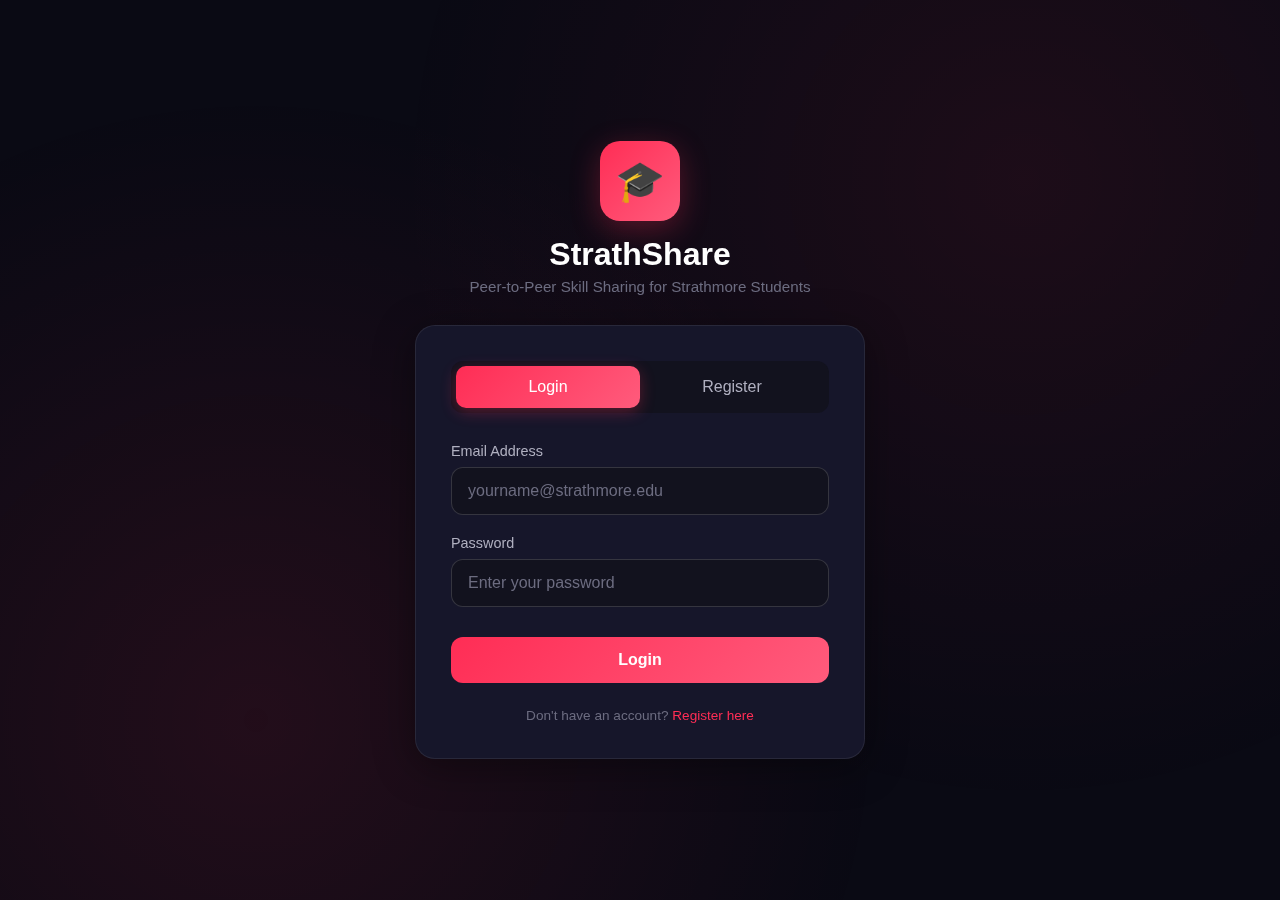
<file: student-dashboard.html>
<!DOCTYPE html>
<!-- =====================================================
     STRATHSHARE - Student Dashboard
     Sean Sabana (220072) & David Mucheru Gachuhi (220235)
     Strathmore University - December 2025
     =====================================================
     SEAN & DAVID — FINAL VERSION 2025 -->
<html lang="en">
<head>
    <meta charset="UTF-8">
    <meta name="viewport" content="width=device-width, initial-scale=1.0">
    <meta name="description" content="StrathShare - Peer-to-Peer Skill Sharing Platform for Strathmore University Students">
    <meta name="author" content="Sean Sabana & David Mucheru Gachuhi">
    <title>StrathShare - Student Dashboard</title>
    <link rel="stylesheet" href="styles.css">
    <link rel="icon" href="favicon.ico" type="image/x-icon">
</head>


<body>
    <div class="app-container">
        <!-- Sidebar Navigation -->
        <nav class="sidebar">
            
        <div class="sidebar-header">
            <a href="index.html" class="logo" 
            style="text-decoration:none; color:white; display:flex; align-items:center; gap:8px;">
                <div class="logo-icon">🎓</div>
                <span>StrathShare</span>
            </a>
        </div>

            <div class="nav-tabs">
                <div class="nav-tab active" data-view="discover">
                    <span class="icon">🔥</span>
                    <span>Discover</span>
                </div>
                <div class="nav-tab" data-view="browse">
                    <span class="icon">📚</span>
                    <span>Browse Services</span>
                </div>
                <div class="nav-tab" data-view="post">
                    <span class="icon">💼</span>
                    <span>Offer Services</span>
                </div>
                <div class="nav-tab" data-view="request">
                    <span class="icon">🙋</span>
                    <span>Request Help</span>
                </div>
                <div class="nav-tab" data-view="messages">
                    <span class="icon">💬</span>
                    <span>Messages</span>
                </div>
                <div class="nav-tab" data-view="profile">
                    <span class="icon">👤</span>
                    <span>My Profile</span>
                </div>
                <div class="nav-tab" data-view="settings">
                    <span class="icon">⚙️</span>
                    <span>Settings</span>
                </div>
            </div>  
            
                <div class="sidebar-footer">
            <div class="user-profile">
                <div class="user-avatar" id="userAvatar"></div>
                <div class="user-info">
                    <div id="userName">Loading...</div>
                    <div id="userEmail">Loading...</div>
                </div>
            </div>

        </div>

        </nav>
        
        <!-- Main Content Area -->

        <main class="main-content" id="mainContent">
            <!-- Content will be dynamically loaded by JavaScript -->
            <div class="loading">Loading StrathShare...</div>
        </main>
        
    </div>
    
    <!-- Mobile Menu Toggle -->
    <button class="mobile-menu-toggle" onclick="toggleMobileMenu()">☰</button>
    
    <script src="app.js"></script>
    <script>
        // Mobile menu toggle
        function toggleMobileMenu() {
            document.querySelector('.sidebar').classList.toggle('open');
        }
        
        // Close sidebar when clicking outside on mobile
        document.addEventListener('click', (e) => {
            const sidebar = document.querySelector('.sidebar');
            const toggle = document.querySelector('.mobile-menu-toggle');
            
            if (window.innerWidth <= 768 && 
                !sidebar.contains(e.target) && 
                !toggle.contains(e.target) &&
                sidebar.classList.contains('open')) {
                sidebar.classList.remove('open');
            }
        });
    </script>
    
</body>
</html>
</file>
<file: styles.css>
/* =====================================================
   STRATHSHARE - COMPLETE STYLESHEET
   Sean Sabana (220072) & David Mucheru Gachuhi (220235)
   Strathmore University - December 2025
   =====================================================
   SEAN & DAVID — FINAL VERSION 2025
   ===================================================== */

/* =====================================================
   CSS VARIABLES (Theme)
   ===================================================== */
:root {
    /* Core Colors - Dark Theme with Pink Accents */
    --bg-primary: #0a0a14;
    --bg-secondary: #12121e;
    --bg-tertiary: #1a1a2e;
    --bg-card: #16162a;
    
    /* Pink Accent Colors */
    --pink: #ff2d55;
    --pink-soft: #ff5b7c;
    --pink-glow: rgba(255, 45, 85, 0.3);
    --pink-gradient: linear-gradient(135deg, #ff2d55, #ff5b7c);
    
    /* Text Colors */
    --text-primary: #ffffff;
    --text-secondary: #b0b0c0;
    --text-muted: #6c6c80;
    
    /* Status Colors */
    --success: #28a745;
    --warning: #ffc107;
    --error: #dc3545;
    --info: #17a2b8;
    
    /* Borders & Shadows */
    --border-subtle: rgba(255, 255, 255, 0.08);
    --border-light: rgba(255, 255, 255, 0.15);
    --shadow-sm: 0 2px 8px rgba(0, 0, 0, 0.3);
    --shadow-md: 0 4px 16px rgba(0, 0, 0, 0.4);
    --shadow-lg: 0 8px 32px rgba(0, 0, 0, 0.5);
    --shadow-pink: 0 4px 20px rgba(255, 45, 85, 0.3);
    
    /* Spacing */
    --spacing-xs: 4px;
    --spacing-sm: 8px;
    --spacing-md: 16px;
    --spacing-lg: 24px;
    --spacing-xl: 32px;
    
    /* Border Radius */
    --radius-sm: 8px;
    --radius-md: 12px;
    --radius-lg: 16px;
    --radius-full: 50%;
    
    /* Transitions */
    --transition-fast: 0.15s ease;
    --transition-normal: 0.3s ease;
    --transition-slow: 0.5s ease;
}

/* =====================================================
   RESET & BASE STYLES
   ===================================================== */
*, *::before, *::after {
    box-sizing: border-box;
    margin: 0;
    padding: 0;
}

html {
    font-size: 16px;
    scroll-behavior: smooth;
}

body {
    font-family: -apple-system, BlinkMacSystemFont, 'Segoe UI', Roboto, Oxygen, Ubuntu, sans-serif;
    background: var(--bg-primary);
    color: var(--text-primary);
    line-height: 1.6;
    min-height: 100vh;
    overflow-x: hidden;
}

/* Background Pattern */
body::before {
    content: '';
    position: fixed;
    top: 0;
    left: 0;
    right: 0;
    bottom: 0;
    background: 
        radial-gradient(circle at 20% 80%, rgba(255, 45, 85, 0.08) 0%, transparent 50%),
        radial-gradient(circle at 80% 20%, rgba(255, 45, 85, 0.05) 0%, transparent 50%);
    pointer-events: none;
    z-index: -1;
}

a {
    color: var(--pink);
    text-decoration: none;
    transition: color var(--transition-fast);
}

a:hover {
    color: var(--pink-soft);
}

img {
    max-width: 100%;
    height: auto;
}

/* =====================================================
   TYPOGRAPHY
   ===================================================== */
h1, h2, h3, h4, h5, h6 {
    font-weight: 600;
    line-height: 1.3;
    margin-bottom: var(--spacing-sm);
}

h1 { font-size: 2rem; }
h2 { font-size: 1.5rem; }
h3 { font-size: 1.25rem; }
h4 { font-size: 1.1rem; }

p {
    margin-bottom: var(--spacing-md);
}

.muted {
    color: var(--text-muted);
}

.small {
    font-size: 0.85rem;
}

/* =====================================================
   LAYOUT - APP CONTAINER
   ===================================================== */
.app-container {
    display: flex;
    min-height: 100vh;
}

/* =====================================================
   SIDEBAR NAVIGATION
   ===================================================== */
.sidebar {
    width: 260px;
    background: var(--bg-secondary);
    border-right: 1px solid var(--border-subtle);
    display: flex;
    flex-direction: column;
    position: fixed;
    height: 100vh;
    z-index: 100;
}

.sidebar-header {
    padding: var(--spacing-lg);
    border-bottom: 1px solid var(--border-subtle);
}

.logo {
    display: flex;
    align-items: center;
    gap: var(--spacing-sm);
    font-size: 1.5rem;
    font-weight: 700;
    color: var(--text-primary);
}

.logo-icon {
    width: 40px;
    height: 40px;
    background: var(--pink-gradient);
    border-radius: var(--radius-md);
    display: flex;
    align-items: center;
    justify-content: center;
    font-size: 1.2rem;
}

.nav-tabs {
    flex: 1;
    padding: var(--spacing-md);
    display: flex;
    flex-direction: column;
    gap: var(--spacing-xs);
}

.nav-tab {
    display: flex;
    align-items: center;
    gap: var(--spacing-md);
    padding: var(--spacing-md);
    border-radius: var(--radius-md);
    cursor: pointer;
    transition: all var(--transition-fast);
    color: var(--text-secondary);
    position: relative;
}

.nav-tab:hover {
    background: rgba(255, 255, 255, 0.05);
    color: var(--text-primary);
}

.nav-tab.active {
    background: var(--pink-gradient);
    color: white;
    box-shadow: var(--shadow-pink);
}

.nav-tab .icon {
    font-size: 1.2rem;
    width: 24px;
    text-align: center;
}

.nav-tab .badge {
    position: absolute;
    right: 10px;
    top: 50%;
    transform: translateY(-50%);
    background: var(--error);
    color: white;
    font-size: 0.7rem;
    padding: 2px 6px;
    border-radius: 10px;
    min-width: 18px;
    text-align: center;
}

/* User Profile in Sidebar */
.sidebar-footer {
    padding: var(--spacing-lg);
    border-top: 1px solid var(--border-subtle);
}

.user-profile {
    display: flex;
    align-items: center;
    gap: var(--spacing-md);
}

.user-avatar {
    width: 45px;
    height: 45px;
    border-radius: var(--radius-full);
    background: var(--pink-gradient);
    display: flex;
    align-items: center;
    justify-content: center;
    font-weight: 600;
    font-size: 1.1rem;
    overflow: hidden;
}

.user-avatar img {
    width: 100%;
    height: 100%;
    object-fit: cover;
}

.user-info {
    flex: 1;
    overflow: hidden;
}

.user-info #userName {
    font-weight: 600;
    white-space: nowrap;
    overflow: hidden;
    text-overflow: ellipsis;
}

.user-info #userEmail {
    font-size: 0.8rem;
    color: var(--text-muted);
    white-space: nowrap;
    overflow: hidden;
    text-overflow: ellipsis;
}

#logoutBtn {
    background: none;
    border: none;
    color: var(--text-muted);
    cursor: pointer;
    padding: var(--spacing-sm);
    border-radius: var(--radius-sm);
    transition: all var(--transition-fast);
}

#logoutBtn:hover {
    background: rgba(255, 0, 0, 0.1);
    color: var(--error);
}

/* =====================================================
   MAIN CONTENT AREA
   ===================================================== */
.main-content {
    flex: 1;
    margin-left: 260px;
    padding: var(--spacing-xl);
    min-height: 100vh;
}

.view-header {
    margin-bottom: var(--spacing-xl);
}

.view-header h2 {
    font-size: 1.8rem;
    margin-bottom: var(--spacing-xs);
}

.view-header p {
    color: var(--text-muted);
    margin: 0;
}

/* =====================================================
   CARDS
   ===================================================== */
.card {
    background: var(--bg-card);
    border-radius: var(--radius-lg);
    padding: var(--spacing-lg);
    margin-bottom: var(--spacing-lg);
    border: 1px solid var(--border-subtle);
    box-shadow: var(--shadow-sm);
}

.card h3 {
    margin-bottom: var(--spacing-md);
    padding-bottom: var(--spacing-md);
    border-bottom: 1px solid var(--border-subtle);
}

/* =====================================================
   GRID LAYOUTS
   ===================================================== */
.grid {
    display: grid;
    grid-template-columns: repeat(auto-fill, minmax(280px, 1fr));
    gap: var(--spacing-lg);
}

/* =====================================================
   SERVICE/GIG CARDS
   ===================================================== */
.gig {
    background: var(--bg-tertiary);
    border-radius: var(--radius-md);
    padding: var(--spacing-lg);
    cursor: pointer;
    transition: all var(--transition-normal);
    border: 1px solid var(--border-subtle);
}

.gig:hover {
    transform: translateY(-4px);
    box-shadow: var(--shadow-md);
    border-color: var(--pink);
}

.gig .service-header {
    display: flex;
    justify-content: space-between;
    align-items: flex-start;
    margin-bottom: var(--spacing-sm);
    gap: var(--spacing-sm);
}

.gig h4 {
    margin: 0;
    flex: 1;
}

.gig .meta {
    display: flex;
    justify-content: space-between;
    align-items: center;
    margin-top: var(--spacing-md);
    padding-top: var(--spacing-md);
    border-top: 1px solid var(--border-subtle);
}

.gig .price-tag {
    background: var(--pink-gradient);
    color: white;
    padding: var(--spacing-xs) var(--spacing-md);
    border-radius: 20px;
    font-weight: 600;
    font-size: 0.9rem;
    margin-top: var(--spacing-md);
    display: inline-block;
}

/* =====================================================
   SKILL BADGES
   ===================================================== */
.skill-badge {
    display: inline-block;
    background: rgba(255, 45, 85, 0.15);
    color: var(--pink);
    padding: var(--spacing-xs) var(--spacing-sm);
    border-radius: 20px;
    font-size: 0.75rem;
    font-weight: 500;
}

/* =====================================================
   STATUS BADGES
   ===================================================== */
.status-badge {
    display: inline-block;
    padding: var(--spacing-xs) var(--spacing-sm);
    border-radius: 20px;
    font-size: 0.75rem;
    font-weight: 600;
    text-transform: uppercase;
}

.status-badge.open { background: rgba(255, 193, 7, 0.2); color: #ffc107; }
.status-badge.assigned { background: rgba(23, 162, 184, 0.2); color: #17a2b8; }
.status-badge.in_progress { background: rgba(0, 123, 255, 0.2); color: #007bff; }
.status-badge.awaiting_payment { background: rgba(255, 45, 85, 0.2); color: #ff2d55; }
.status-badge.completed { background: rgba(40, 167, 69, 0.2); color: #28a745; }
.status-badge.cancelled { background: rgba(108, 117, 125, 0.2); color: #6c757d; }
.status-badge.active { background: rgba(40, 167, 69, 0.2); color: #28a745; }
.status-badge.paused { background: rgba(255, 193, 7, 0.2); color: #ffc107; }
.status-badge.suspended { background: rgba(220, 53, 69, 0.2); color: #dc3545; }

/* =====================================================
   RATINGS
   ===================================================== */
.rating {
    color: #ffc107;
    font-size: 0.9rem;
}

.rating .muted {
    color: var(--text-muted);
    margin-left: var(--spacing-xs);
}

/* =====================================================
   BUTTONS
   ===================================================== */
button, .btn {
    font-family: inherit;
    font-size: 0.95rem;
    cursor: pointer;
    border: none;
    outline: none;
    transition: all var(--transition-fast);
}

.btn-primary {
    background: var(--pink-gradient);
    color: white;
    padding: var(--spacing-sm) var(--spacing-lg);
    border-radius: var(--radius-md);
    font-weight: 600;
    box-shadow: var(--shadow-pink);
}

.btn-primary:hover {
    transform: translateY(-2px);
    box-shadow: 0 6px 25px rgba(255, 45, 85, 0.4);
}

.btn-primary:disabled {
    opacity: 0.6;
    cursor: not-allowed;
    transform: none;
}

.btn-secondary {
    background: rgba(255, 255, 255, 0.1);
    color: var(--text-primary);
    padding: var(--spacing-sm) var(--spacing-lg);
    border-radius: var(--radius-md);
    font-weight: 500;
    border: 1px solid var(--border-light);
}

.btn-secondary:hover {
    background: rgba(255, 255, 255, 0.15);
}

.btn-ghost {
    background: transparent;
    color: var(--text-secondary);
    padding: var(--spacing-sm) var(--spacing-lg);
    border-radius: var(--radius-md);
    border: 1px solid var(--border-light);
}

.btn-ghost:hover {
    background: rgba(255, 255, 255, 0.05);
    color: var(--text-primary);
}

.btn-small {
    padding: var(--spacing-xs) var(--spacing-md);
    font-size: 0.85rem;
}

/* =====================================================
   FORMS
   ===================================================== */
.form-group {
    margin-bottom: var(--spacing-md);
}

.form-group label {
    display: block;
    margin-bottom: var(--spacing-xs);
    font-weight: 500;
    color: var(--text-secondary);
}

input[type="text"],
input[type="email"],
input[type="password"],
input[type="tel"],
input[type="number"],
input[type="date"],
input[type="file"],
select,
textarea {
    width: 100%;
    padding: var(--spacing-md);
    background: var(--bg-tertiary);
    border: 1px solid var(--border-light);
    border-radius: var(--radius-md);
    color: var(--text-primary);
    font-size: 1rem;
    font-family: inherit;
    transition: all var(--transition-fast);
}

input:focus,
select:focus,
textarea:focus {
    outline: none;
    border-color: var(--pink);
    box-shadow: 0 0 0 3px rgba(255, 45, 85, 0.15);
}

input::placeholder,
textarea::placeholder {
    color: var(--text-muted);
}

select option {
    background: var(--bg-secondary);
    color: var(--text-primary);
}

textarea {
    resize: vertical;
    min-height: 100px;
}

/* =====================================================
   SEARCH BAR
   ===================================================== */
.search-bar {
    display: flex;
    gap: var(--spacing-md);
    flex-wrap: wrap;
}

.search-bar input {
    flex: 1;
    min-width: 200px;
}

.search-bar select {
    min-width: 150px;
}

/* =====================================================
   REQUEST CARDS
   ===================================================== */
.request-card {
    background: var(--bg-tertiary);
    border-radius: var(--radius-md);
    padding: var(--spacing-md);
    margin-bottom: var(--spacing-md);
    border: 1px solid var(--border-subtle);
}

.request-card .request-header {
    display: flex;
    justify-content: space-between;
    align-items: flex-start;
    margin-bottom: var(--spacing-sm);
}

.request-card .request-footer {
    display: flex;
    justify-content: space-between;
    align-items: center;
    margin-top: var(--spacing-md);
    padding-top: var(--spacing-md);
    border-top: 1px solid var(--border-subtle);
    flex-wrap: wrap;
    gap: var(--spacing-sm);
}

/* Request Item (in active requests) */
.request-item {
    background: var(--bg-tertiary);
    border-radius: var(--radius-md);
    padding: var(--spacing-md);
    margin-bottom: var(--spacing-md);
}

.request-item-header {
    display: flex;
    justify-content: space-between;
    align-items: center;
    margin-bottom: var(--spacing-sm);
}

.request-item-footer {
    display: flex;
    justify-content: space-between;
    flex-wrap: wrap;
    gap: var(--spacing-sm);
    font-size: 0.9rem;
    color: var(--text-muted);
}

.request-actions {
    display: flex;
    gap: var(--spacing-sm);
    flex-wrap: wrap;
}

/* =====================================================
   MODALS
   ===================================================== */
.modal-overlay {
    position: fixed;
    top: 0;
    left: 0;
    right: 0;
    bottom: 0;
    background: rgba(0, 0, 0, 0.8);
    display: flex;
    align-items: center;
    justify-content: center;
    z-index: 1000;
    padding: var(--spacing-lg);
    backdrop-filter: blur(5px);
}

.modal-content {
    background: var(--bg-card);
    border-radius: var(--radius-lg);
    padding: var(--spacing-xl);
    max-width: 500px;
    width: 100%;
    max-height: 90vh;
    overflow-y: auto;
    position: relative;
    border: 1px solid var(--border-subtle);
    box-shadow: var(--shadow-lg);
    animation: modalSlideIn 0.3s ease;
}

@keyframes modalSlideIn {
    from {
        opacity: 0;
        transform: translateY(-20px);
    }
    to {
        opacity: 1;
        transform: translateY(0);
    }
}

.modal-close {
    position: absolute;
    top: var(--spacing-md);
    right: var(--spacing-md);
    background: none;
    border: none;
    color: var(--text-muted);
    font-size: 1.5rem;
    cursor: pointer;
    width: 32px;
    height: 32px;
    display: flex;
    align-items: center;
    justify-content: center;
    border-radius: var(--radius-full);
    transition: all var(--transition-fast);
}

.modal-close:hover {
    background: rgba(255, 255, 255, 0.1);
    color: var(--text-primary);
}

/* =====================================================
   PAYMENT MODAL
   ===================================================== */
.payment-modal {
    text-align: center;
}

.payment-header {
    margin-bottom: var(--spacing-lg);
}

.payment-header h2 {
    margin-top: var(--spacing-sm);
}

.payment-amount {
    background: var(--bg-tertiary);
    border-radius: var(--radius-md);
    padding: var(--spacing-lg);
    margin-bottom: var(--spacing-lg);
}

.payment-amount .currency {
    font-size: 1.2rem;
    color: var(--text-muted);
}

.payment-amount .amount {
    font-size: 2.5rem;
    font-weight: 700;
    color: var(--pink);
}

#paymentStatus {
    margin: var(--spacing-lg) 0;
}

.processing-animation {
    text-align: center;
    padding: var(--spacing-lg);
}

.spinner {
    width: 50px;
    height: 50px;
    border: 4px solid var(--border-light);
    border-top-color: var(--pink);
    border-radius: 50%;
    animation: spin 1s linear infinite;
    margin: 0 auto var(--spacing-md);
}

@keyframes spin {
    to { transform: rotate(360deg); }
}

.success-animation {
    padding: var(--spacing-lg);
}

.success-animation .checkmark {
    font-size: 4rem;
    margin-bottom: var(--spacing-md);
    animation: popIn 0.5s ease;
}

@keyframes popIn {
    0% { transform: scale(0); }
    50% { transform: scale(1.2); }
    100% { transform: scale(1); }
}

.error-animation {
    padding: var(--spacing-lg);
}

.error-animation .error-icon {
    font-size: 4rem;
    margin-bottom: var(--spacing-md);
}

/* =====================================================
   REVIEW MODAL
   ===================================================== */
.review-modal {
    text-align: center;
}

.star-rating {
    font-size: 3rem;
    margin: var(--spacing-lg) 0;
    display: flex;
    justify-content: center;
    gap: var(--spacing-sm);
}

.star-rating .star {
    cursor: pointer;
    color: var(--text-muted);
    transition: all var(--transition-fast);
}

.star-rating .star:hover,
.star-rating .star.selected {
    color: #ffc107;
    transform: scale(1.1);
}

/* =====================================================
   MESSAGES / CHAT
   ===================================================== */
.messages-container {
    display: grid;
    grid-template-columns: 300px 1fr;
    gap: var(--spacing-md);
    min-height: 500px;
}

.conversations-list {
    overflow-y: auto;
    max-height: 600px;
}

.conversation-item {
    padding: var(--spacing-md);
    border-bottom: 1px solid var(--border-subtle);
    cursor: pointer;
    transition: background var(--transition-fast);
}

.conversation-item:hover {
    background: rgba(255, 255, 255, 0.05);
}

.conversation-item.unread {
    background: rgba(255, 45, 85, 0.05);
    border-left: 3px solid var(--pink);
}

.chat-window {
    display: flex;
    flex-direction: column;
    height: 600px;
}

.chat-header {
    padding: var(--spacing-md);
    border-bottom: 1px solid var(--border-subtle);
}

.chat-messages {
    flex: 1;
    overflow-y: auto;
    padding: var(--spacing-md);
}

.message {
    max-width: 70%;
    margin-bottom: var(--spacing-md);
    padding: var(--spacing-md);
    border-radius: var(--radius-lg);
}

.message.sent {
    margin-left: auto;
    background: var(--pink-gradient);
    color: white;
    border-bottom-right-radius: var(--spacing-xs);
}

.message.received {
    background: var(--bg-tertiary);
    border-bottom-left-radius: var(--spacing-xs);
}

.chat-input-area {
    padding: var(--spacing-md);
    border-top: 1px solid var(--border-subtle);
    display: flex;
    gap: var(--spacing-md);
}

.chat-input-area textarea {
    flex: 1;
    resize: none;
}

/* =====================================================
   EMPTY / LOADING / ERROR STATES
   ===================================================== */
.loading {
    text-align: center;
    padding: var(--spacing-xl);
    color: var(--text-muted);
}

.loading::after {
    content: '';
    display: inline-block;
    width: 20px;
    height: 20px;
    border: 2px solid var(--border-light);
    border-top-color: var(--pink);
    border-radius: 50%;
    animation: spin 0.8s linear infinite;
    margin-left: var(--spacing-sm);
    vertical-align: middle;
}

.empty-state {
    text-align: center;
    padding: var(--spacing-xl);
    color: var(--text-muted);
    font-style: italic;
}

.error-state {
    text-align: center;
    padding: var(--spacing-xl);
    color: var(--error);
}

.empty-chat {
    flex: 1;
    display: flex;
    align-items: center;
    justify-content: center;
    text-align: center;
    padding: var(--spacing-xl);
}

/* =====================================================
   STAT CARDS (Profile)
   ===================================================== */
.stat-card {
    text-align: center;
    padding: var(--spacing-lg);
    background: rgba(255, 255, 255, 0.05);
    border-radius: var(--radius-md);
}

.stat-card > div:first-child {
    font-size: 1.8rem;
    font-weight: 700;
    color: var(--pink);
}

/* =====================================================
   PROVIDER CARD (Service Details)
   ===================================================== */
.provider-card {
    display: flex;
    gap: var(--spacing-md);
    align-items: center;
    padding: var(--spacing-md);
    background: rgba(255, 255, 255, 0.05);
    border-radius: var(--radius-md);
    margin: var(--spacing-lg) 0;
}

.avatar-large {
    width: 60px;
    height: 60px;
    border-radius: var(--radius-full);
    overflow: hidden;
}

.avatar-large img {
    width: 100%;
    height: 100%;
    object-fit: cover;
}

/* =====================================================
   SERVICE DETAILS
   ===================================================== */
.service-details h2 {
    margin-bottom: var(--spacing-sm);
}

.service-details h4 {
    color: var(--text-secondary);
    margin-bottom: var(--spacing-sm);
}

/* =====================================================
   ADMIN DASHBOARD SPECIFICS
   ===================================================== */
.admin-stats-grid {
    display: grid;
    grid-template-columns: repeat(auto-fit, minmax(200px, 1fr));
    gap: var(--spacing-md);
    margin-bottom: var(--spacing-xl);
}

.admin-stat-card {
    background: var(--bg-tertiary);
    border-radius: var(--radius-md);
    padding: var(--spacing-lg);
    text-align: center;
    border: 1px solid var(--border-subtle);
}

.admin-stat-card .stat-value {
    font-size: 2rem;
    font-weight: 700;
    color: var(--pink);
}

.admin-stat-card .stat-label {
    color: var(--text-muted);
    font-size: 0.9rem;
}

.admin-table {
    width: 100%;
    border-collapse: collapse;
}

.admin-table th,
.admin-table td {
    padding: var(--spacing-md);
    text-align: left;
    border-bottom: 1px solid var(--border-subtle);
}

.admin-table th {
    color: var(--text-muted);
    font-weight: 600;
    font-size: 0.85rem;
    text-transform: uppercase;
}

.admin-table tr:hover {
    background: rgba(255, 255, 255, 0.02);
}

/* =====================================================
   RESPONSIVE DESIGN
   ===================================================== */
@media (max-width: 1024px) {
    .messages-container {
        grid-template-columns: 1fr;
    }
    
    .conversations-list {
        max-height: 200px;
    }
}

@media (max-width: 768px) {
    .sidebar {
        transform: translateX(-100%);
        transition: transform var(--transition-normal);
    }
    
    .sidebar.open {
        transform: translateX(0);
    }
    
    .main-content {
        margin-left: 0;
        padding: var(--spacing-md);
    }
    
    .grid {
        grid-template-columns: 1fr;
    }
    
    .modal-content {
        margin: var(--spacing-md);
        padding: var(--spacing-md);
    }
    
    .star-rating {
        font-size: 2rem;
    }
    
    .payment-amount .amount {
        font-size: 2rem;
    }
}

/* Mobile menu toggle */
.mobile-menu-toggle {
    display: none;
    position: fixed;
    bottom: var(--spacing-lg);
    right: var(--spacing-lg);
    width: 56px;
    height: 56px;
    border-radius: var(--radius-full);
    background: var(--pink-gradient);
    color: white;
    font-size: 1.5rem;
    box-shadow: var(--shadow-pink);
    z-index: 99;
    border: none;
    cursor: pointer;
}

@media (max-width: 768px) {
    .mobile-menu-toggle {
        display: flex;
        align-items: center;
        justify-content: center;
    }
}

/* =====================================================
   SCROLLBAR STYLING
   ===================================================== */
::-webkit-scrollbar {
    width: 8px;
    height: 8px;
}

::-webkit-scrollbar-track {
    background: var(--bg-secondary);
}

::-webkit-scrollbar-thumb {
    background: var(--bg-tertiary);
    border-radius: 4px;
}

::-webkit-scrollbar-thumb:hover {
    background: rgba(255, 45, 85, 0.5);
}

/* =====================================================
   SELECTION STYLING
   ===================================================== */
::selection {
    background: rgba(255, 45, 85, 0.3);
    color: white;
}

/* =====================================================
   UTILITY CLASSES
   ===================================================== */
.text-center { text-align: center; }
.text-right { text-align: right; }
.text-pink { color: var(--pink); }
.text-success { color: var(--success); }
.text-error { color: var(--error); }
.text-warning { color: var(--warning); }

.mt-sm { margin-top: var(--spacing-sm); }
.mt-md { margin-top: var(--spacing-md); }
.mt-lg { margin-top: var(--spacing-lg); }
.mb-sm { margin-bottom: var(--spacing-sm); }
.mb-md { margin-bottom: var(--spacing-md); }
.mb-lg { margin-bottom: var(--spacing-lg); }

.p-sm { padding: var(--spacing-sm); }
.p-md { padding: var(--spacing-md); }
.p-lg { padding: var(--spacing-lg); }

.flex { display: flex; }
.flex-center { display: flex; align-items: center; justify-content: center; }
.flex-between { display: flex; justify-content: space-between; align-items: center; }
.gap-sm { gap: var(--spacing-sm); }
.gap-md { gap: var(--spacing-md); }

.hidden { display: none !important; }
.visible { display: block !important; }

.logout-container {
    width: 100%;
    padding: 15px;
}

.logout-btn {
    width: 100%;
    padding: 12px 0;
    background: #dc3545;
    color: white;
    border: none;
    border-radius: 8px;
    cursor: pointer;
    font-size: 15px;
    font-weight: 600;
    text-align: center;
}

.logout-btn:hover {
    background: #b02a37;
}



/* =====================================================
   END OF STYLES.CSS
   ===================================================== */
</file>
